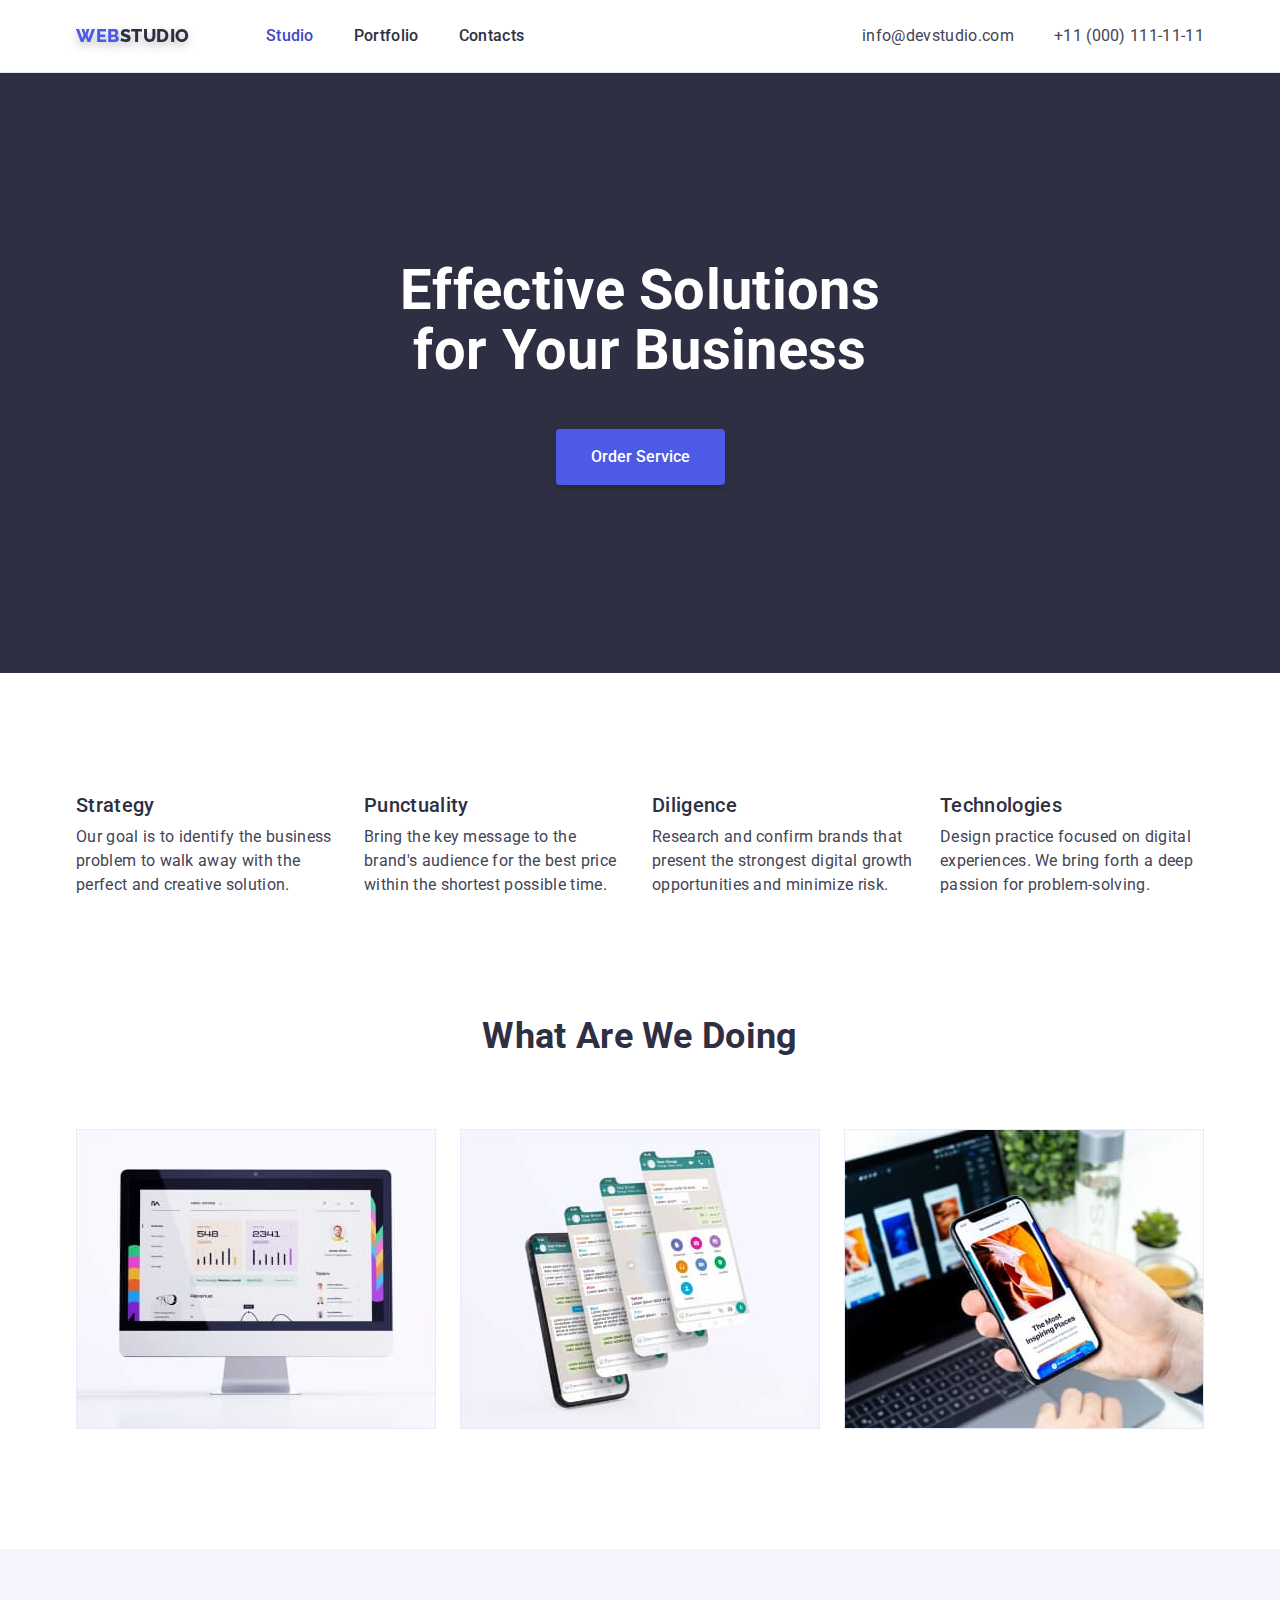
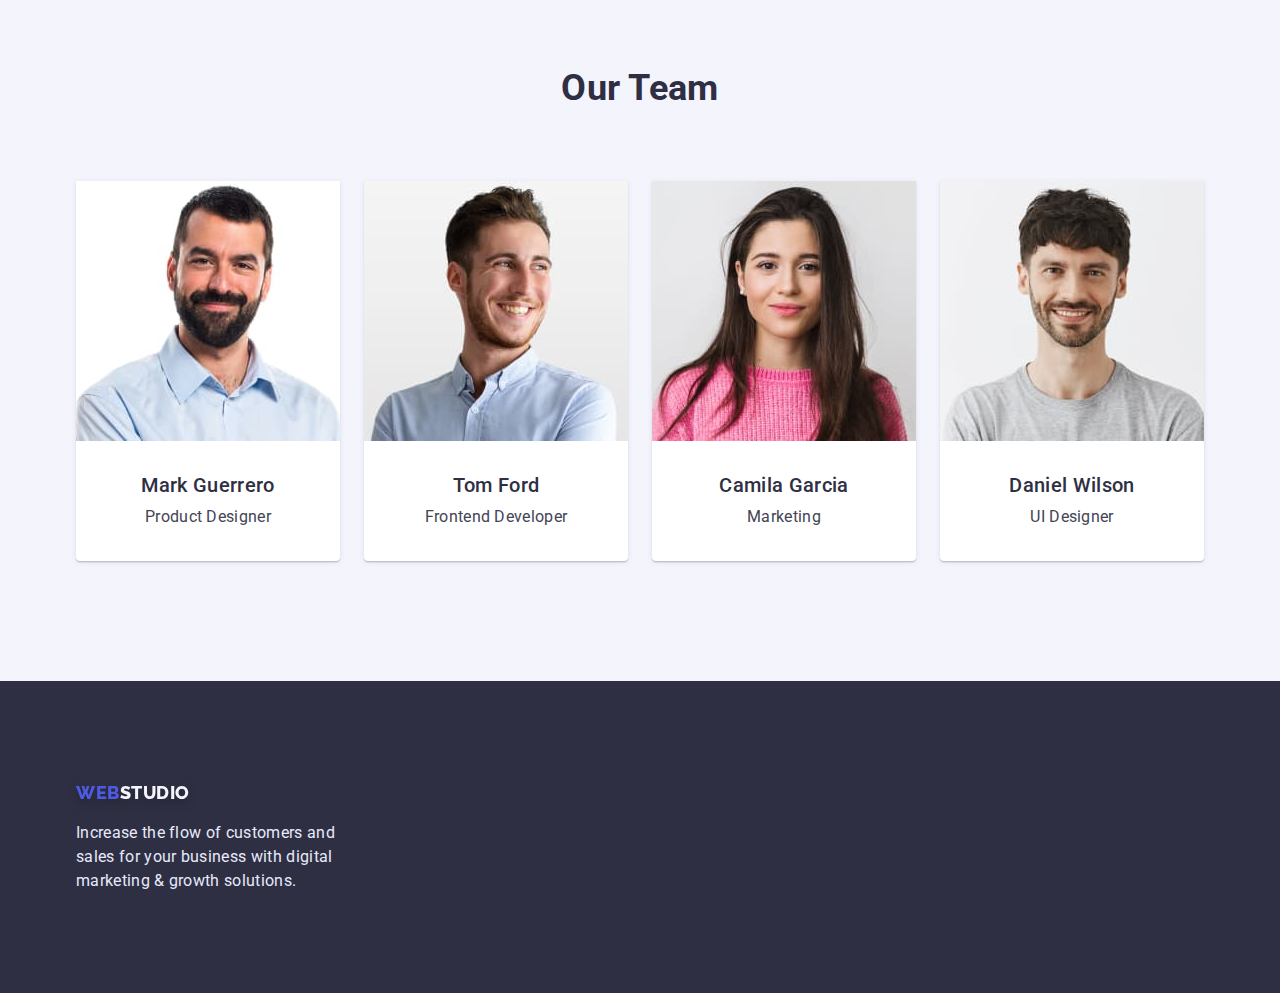
<file: index.html>
<!DOCTYPE html>
<html lang="en">
  <head>
    <meta charset="UTF-8" />
    <meta http-equiv="X-UA-Compatible" content="IE=edge" />
    <meta name="viewport" content="width=device-width, initial-scale=1.0" />
    <title>WebStudio</title>

    <link rel="preconnect" href="https://fonts.googleapis.com" />
    <link rel="preconnect" href="https://fonts.gstatic.com" crossorigin />
    <link
      href="https://fonts.googleapis.com/css2?family=Raleway:wght@800&family=Roboto:wght@400;500;700;900&display=swap"
      rel="stylesheet"
    />
    <link
      rel="stylesheet"
      href="https://cdnjs.cloudflare.com/ajax/libs/modern-normalize/1.1.0/modern-normalize.min.css"
    />

    <link rel="stylesheet" href="./css/styles.css" />
  </head>

  <body>
    <header class="header">
      <div class="container header-container">
        <nav class="header-nav">
          <a href="./index.html" class="logo link"
            >Web<span class="header-logo-black">Studio</span>
          </a>
          <ul class="header-list list">
            <li>
              <a
                href="./index.html"
                target="_blank"
                rel="noopener noreferrer nofollow"
                class="header-link link current"
                >Studio</a
              >
            </li>
            <li>
              <a
                href="./portfolio.html"
                target="_blank"
                rel="noopener noreferrer nofollow"
                class="header-link link"
                >Portfolio</a
              >
            </li>
            <li><a href="" class="header-link link">Contacts</a></li>
          </ul>
        </nav>
        <address class="adress">
          <ul class="contact-nav list">
            <li>
              <a href="mailto:info@devstudio.com" class="contact-mail link"
                >info@devstudio.com</a
              >
            </li>
            <li>
              <a href="tel:+110001111111" class="contact-phone link"
                >+11 (000) 111-11-11</a
              >
            </li>
          </ul>
        </address>
      </div>
    </header>

    <main>
      <!-- Hero -->
      <section class="section hero">
        <div class="container">
          <h1 class="hero-title">Effective Solutions for Your Business</h1>
          <button type="button" class="hero-btn hero-btn-active">
            Order Service
          </button>
        </div>
      </section>
      <!-- /Hero -->

      <!-- Section 1 Description-->
      <section class="section descr">
        <div class="container">
          <h2 class="visually-hidden">Description</h2>
          <ul class="descr-list list">
            <li class="feature">
              <h3 class="descr-title">Strategy</h3>
              <p class="descr-text">
                Our goal is to identify the business problem to walk away with
                the perfect and creative solution.
              </p>
            </li>

            <li class="feature">
              <h3 class="descr-title">Punctuality</h3>
              <p class="descr-text">
                Bring the key message to the brand's audience for the best price
                within the shortest possible time.
              </p>
            </li>

            <li class="feature">
              <h3 class="descr-title">Diligence</h3>
              <p class="descr-text">
                Research and confirm brands that present the strongest digital
                growth opportunities and minimize risk.
              </p>
            </li>

            <li class="feature">
              <h3 class="descr-title">Technologies</h3>
              <p class="descr-text">
                Design practice focused on digital experiences. We bring forth a
                deep passion for problem-solving.
              </p>
            </li>
          </ul>
        </div>
      </section>
      <!--/ Section 1 Description-->

      <!-- Section 2 What are we doing-->
      <section class="section">
        <div class="container">
          <h2 class="we-doing">What are we doing</h2>
          <ul class="list we-doing-container">
            <li class="we-doing-item">
              <img
                src="./images/section2monitor.jpg"
                alt="monitor"
                width="360"
              />
            </li>

            <li class="we-doing-item">
              <img
                src="./images/section2smartphone.jpg"
                alt="smartphone"
                width="360"
              />
            </li>

            <li class="we-doing-item">
              <img
                src="./images/section2notebook.jpg"
                alt="notebook"
                width="360"
              />
            </li>
          </ul>
        </div>
      </section>
      <!--/ Section 2 What are we doing-->

      <!-- Section 3 Our Team-->
      <section class="section our-team">
        <div class="container">
          <h2 class="team">Our Team</h2>
          <ul class="team-list list">
            <li class="team-card">
              <img
                src="./images/teamCard1MarkGuerrero.jpg"
                alt="Mark Guerrero"
                width="264"
              />
              <div class="team-card-content">
                <h3 class="team-name">Mark Guerrero</h3>
                <p class="team-profession">Product Designer</p>
              </div>
            </li>

            <li class="team-card">
              <img
                src="./images/teamCard2TomFord.jpg"
                alt="Tom Ford"
                width="264"
              />
              <div class="team-card-content">
                <h3 class="team-name">Tom Ford</h3>
                <p class="team-profession">Frontend Developer</p>
              </div>
            </li>

            <li class="team-card">
              <img
                src="./images/teamCard3CamilaGarcia.jpg"
                alt="Camila Garcia"
                width="264"
              />
              <div class="team-card-content">
                <h3 class="team-name">Camila Garcia</h3>
                <p class="team-profession">Marketing</p>
              </div>
            </li>

            <li class="team-card">
              <img
                src="./images/teamCard4DanielWilson.jpg"
                alt="Daniel Wilson"
                width="264"
              />
              <div class="team-card-content">
                <h3 class="team-name">Daniel Wilson</h3>
                <p class="team-profession">UI Designer</p>
              </div>
            </li>
          </ul>
        </div>
      </section>
      <!-- /Section 3 Our Team -->
    </main>

    <!-- Footer -->
    <footer class="footer">
      <div class="container">
        <div class="footer-container">
          <a href="./index.html" class="logo link"
            >Web<span class="footer-logo-white">Studio</span>
          </a>
          <p class="footer-text">
            Increase the flow of customers and sales for your business with
            digital marketing & growth solutions.
          </p>
        </div>
      </div>
    </footer>
  </body>
</html>
</file>
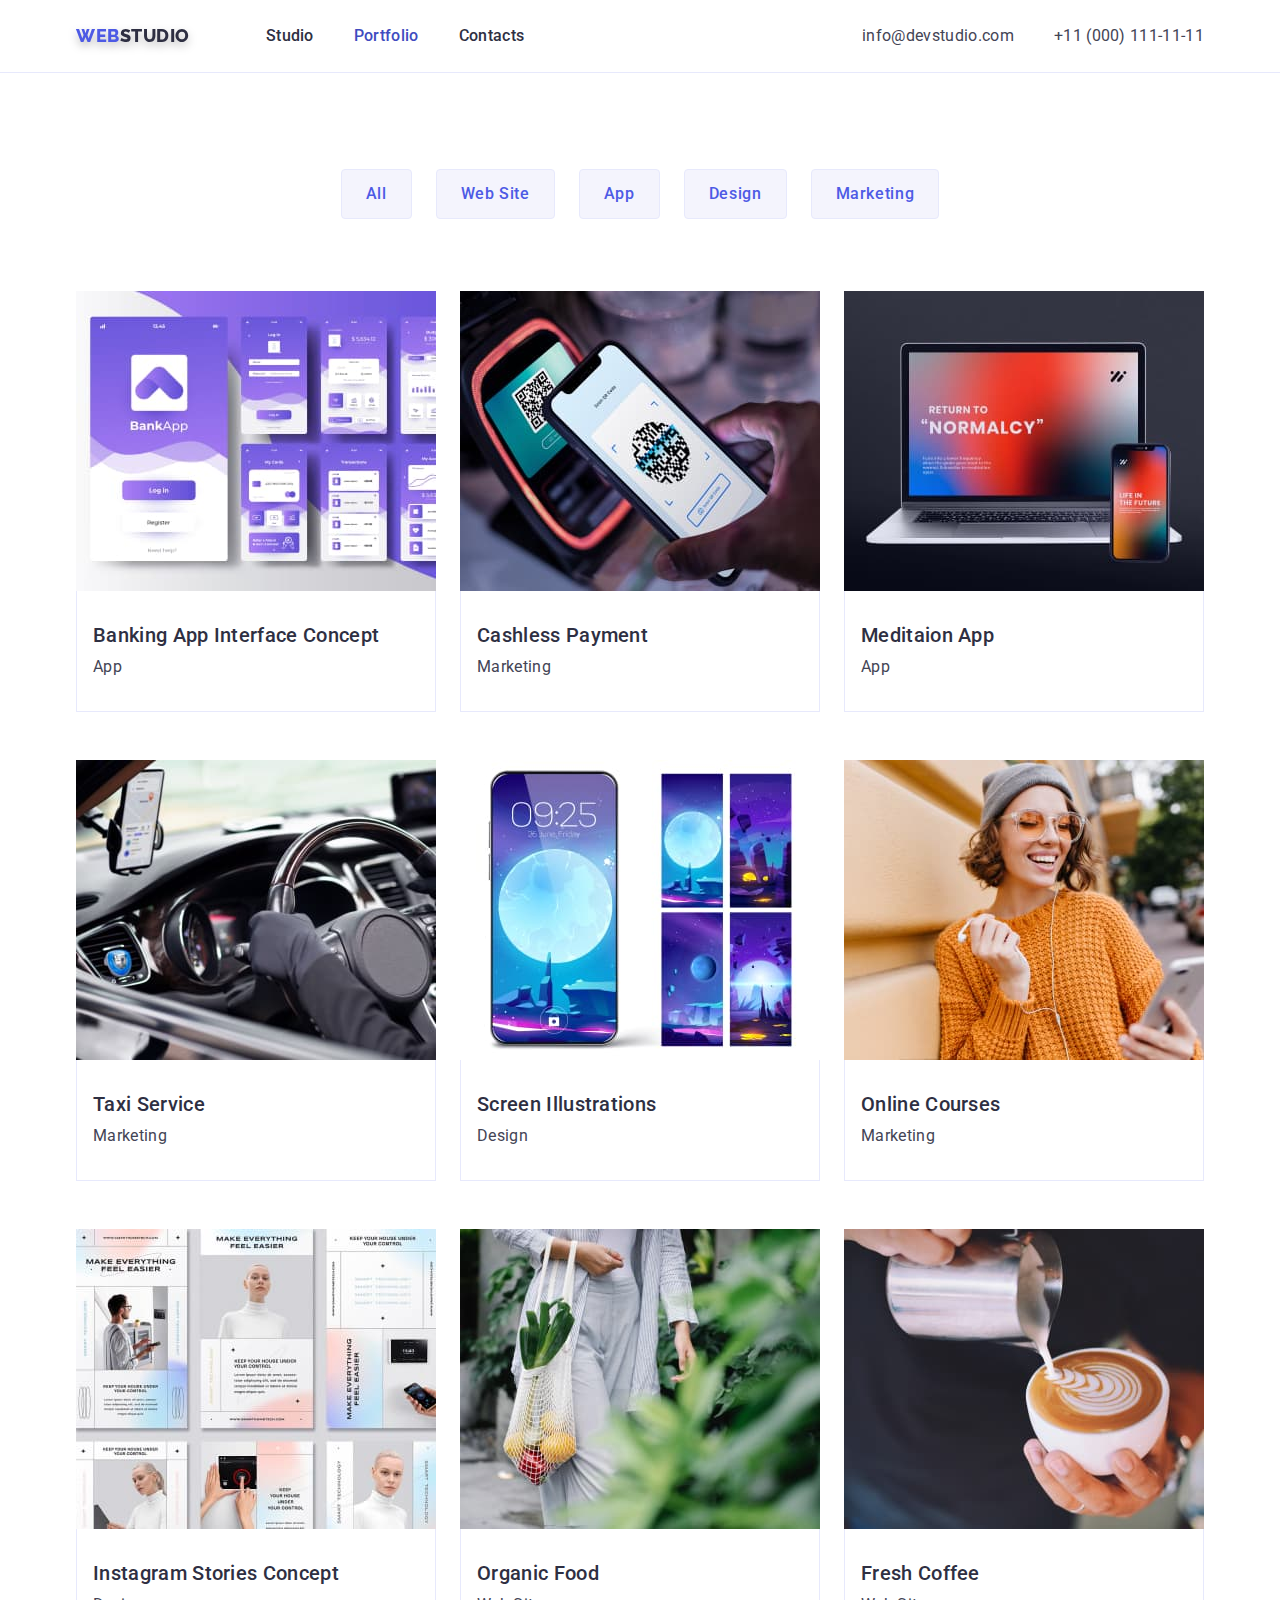
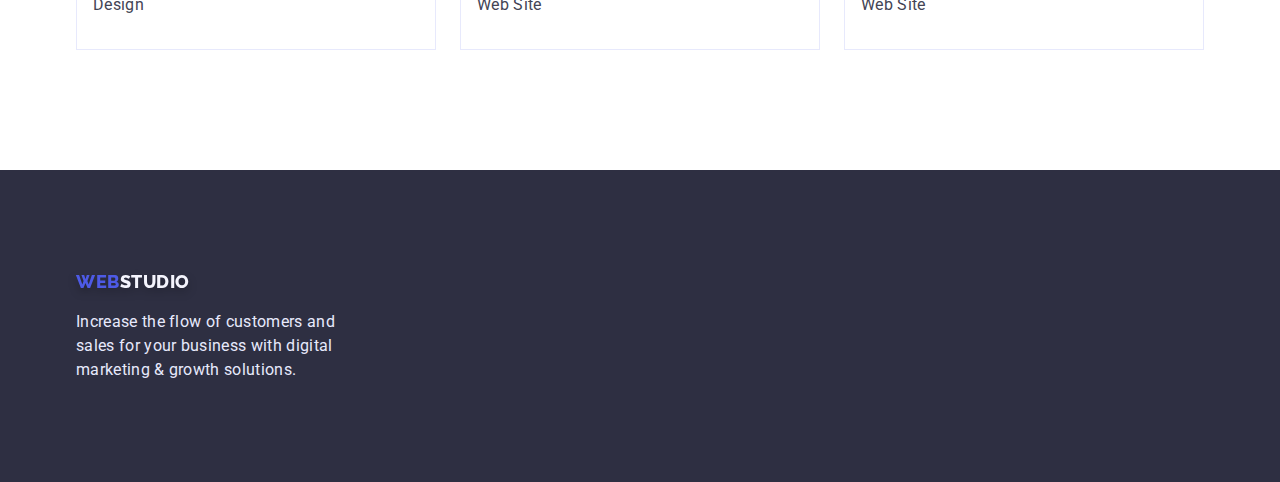
<file: portfolio.html>
<!DOCTYPE html>
<html lang="en">
  <head>
    <meta charset="UTF-8" />
    <meta http-equiv="X-UA-Compatible" content="IE=edge" />
    <meta name="viewport" content="width=device-width, initial-scale=1.0" />
    <title>Portfolio</title>

    <link rel="preconnect" href="https://fonts.googleapis.com" />
    <link rel="preconnect" href="https://fonts.gstatic.com" crossorigin />
    <link
      href="https://fonts.googleapis.com/css2?family=Raleway:wght@800&family=Roboto:wght@400;500;700;900&display=swap"
      rel="stylesheet"
    />
    <link
      rel="stylesheet"
      href="https://cdnjs.cloudflare.com/ajax/libs/modern-normalize/1.1.0/modern-normalize.min.css"
    />

    <link rel="stylesheet" href="./css/styles.css" />
  </head>
  <body>
    <header class="header">
      <div class="container header-container">
        <nav class="header-nav">
          <a href="./index.html" class="logo link"
            >Web<span class="header-logo-black">Studio</span>
          </a>
          <ul class="header-list list">
            <li>
              <a
                href="./index.html"
                target="_blank"
                rel="noopener noreferrer nofollow"
                class="header-link link"
                >Studio</a
              >
            </li>
            <li>
              <a
                href="./portfolio.html"
                target="_blank"
                rel="noopener noreferrer nofollow"
                class="header-link link current"
                >Portfolio</a
              >
            </li>
            <li><a href="" class="header-link link">Contacts</a></li>
          </ul>
        </nav>
        <address class="adress">
          <ul class="contact-nav list">
            <li>
              <a href="mailto:info@devstudio.com" class="contact-mail link"
                >info@devstudio.com</a
              >
            </li>
            <li>
              <a href="tel:+110001111111" class="contact-phone link"
                >+11 (000) 111-11-11</a
              >
            </li>
          </ul>
        </address>
      </div>
    </header>
    <main>
      <!-- Content -->
      <section class="section content">
        <div class="container">
          <h2 class="visually-hidden">Content</h2>

          <ul class="list list-container filter-container">
            <li>
              <button type="button" class="filter-btn filter-btn-active">
                All
              </button>
            </li>

            <li>
              <button type="button" class="filter-btn filter-btn-active">
                Web Site
              </button>
            </li>

            <li>
              <button type="button" class="filter-btn filter-btn-active">
                App
              </button>
            </li>

            <li>
              <button type="button" class="filter-btn filter-btn-active">
                Design
              </button>
            </li>

            <li>
              <button type="button" class="filter-btn filter-btn-active">
                Marketing
              </button>
            </li>
          </ul>

          <ul class="list list-container content-container">
            <li class="project-card">
              <img
                src="./images/1bankingA.jpg"
                alt="Banking App Interface Concept"
                width="360"
              />
              <div class="project-card-content">
                <h3 class="content-title">Banking App Interface Concept</h3>
                <p class="content-text">App</p>
              </div>
            </li>

            <li class="project-card">
              <img
                src="./images/2cashlessM.jpg"
                alt="Cashless Payment"
                width="360"
              />
              <div class="project-card-content">
                <h3 class="content-title">Cashless Payment</h3>
                <p class="content-text">Marketing</p>
              </div>
            </li>

            <li class="project-card">
              <img
                src="./images/3meditaionA.jpg"
                alt="Meditaion App"
                width="360"
              />
              <div class="project-card-content">
                <h3 class="content-title">Meditaion App</h3>
                <p class="content-text">App</p>
              </div>
            </li>

            <li class="project-card">
              <img src="./images/4taxiM.jpg" alt="Taxi Service" width="360" />
              <div class="project-card-content">
                <h3 class="content-title">Taxi Service</h3>
                <p class="content-text">Marketing</p>
              </div>
            </li>

            <li class="project-card">
              <img
                src="./images/5screenD.jpg"
                alt="Screen Illustrations"
                width="360"
              />
              <div class="project-card-content">
                <h3 class="content-title">Screen Illustrations</h3>
                <p class="content-text">Design</p>
              </div>
            </li>

            <li class="project-card">
              <img
                src="./images/6onlineM.jpg"
                alt="Online Courses"
                width="360"
              />
              <div class="project-card-content">
                <h3 class="content-title">Online Courses</h3>
                <p class="content-text">Marketing</p>
              </div>
            </li>

            <li class="project-card">
              <img
                src="./images/7instagramD.jpg"
                alt="Instagram Stories Concept"
                width="360"
              />
              <div class="project-card-content">
                <h3 class="content-title">Instagram Stories Concept</h3>
                <p class="content-text">Design</p>
              </div>
            </li>

            <li class="project-card">
              <img
                src="./images/8organicW.jpg"
                alt="Organic Food"
                width="360"
              />
              <div class="project-card-content">
                <h3 class="content-title">Organic Food</h3>
                <p class="content-text">Web Site</p>
              </div>
            </li>

            <li class="project-card">
              <img src="./images/9freshW.jpg" alt="Fresh Coffee" width="360" />
              <div class="project-card-content">
                <h3 class="content-title">Fresh Coffee</h3>
                <p class="content-text">Web Site</p>
              </div>
            </li>
          </ul>
        </div>
      </section>
      <!-- /Content -->
    </main>

    <!-- Footer -->
    <footer class="footer">
      <div class="container">
        <div class="footer-container">
          <a href="./index.html" class="logo link"
            >Web<span class="footer-logo-white">Studio</span>
          </a>
          <p class="footer-text">
            Increase the flow of customers and sales for your business with
            digital marketing & growth solutions.
          </p>
        </div>
      </div>
    </footer>
  </body>
</html>
</file>
<file: css/styles.css>
:root {
    --primary-text-color: #434455;    ;
    --title-text-color: #2E2F42;
    --accent-color: #404BBF;
    --primary-white-color: #ffffff;
    --secondary-white-color: #E7E9FC;
    --title-btn-color: #4D5AE5;
    --grey-bg-color: #F4F4FD;
    --secondary-font: 'Raleway', sans-serif;

    --padding-top-bottom-section: 120px;
    --padding-right-left-section: 156px;
    --padding-card-top-bottom: 32px;
    --padding-card-left-right: 16px; 
    --padding-header: 24px;
    --margin-container-top: 72px;
    --margin-p-top: 8px;
}

html {
    box-sizing: border-box;
}

*,
*::before,
*::after {
    box-sizing: inherit;
}

h1, h2, h3, h4, h5, h6, p {
    margin: 0;
}

ul {
    margin: 0;
    padding: 0;
}

img {
    display: block;
    max-width: 100%;
    height: auto;
}

.container{
    max-width: calc(1128px + 15px + 15px);    
    padding: 0 15px;
    margin: 0 auto;
}

.list-container{}

body{
    font-family: "Roboto", sans-serif;
    letter-spacing: 0.02em;
    background-color: var(--primary-white-color);    
    margin: 0;
}
.list {
    list-style: none;
}

.link {
    color: var(--primary-text-color);
    text-decoration: none;
}

/* Header */
.header {    
    border-bottom: 1px solid var(--secondary-white-color);
    padding: var(--padding-header) 0;    
}

.header-container {
    display: flex;
}

.header-nav {
    display: flex;
}

.header-nav .link:hover,
.header-nav .link:focus {
    color: var(--accent-color);
}

.logo {
    font-family: var(--secondary-font);
    color: var(--title-btn-color);
    font-weight: 800;
    font-size: 18px;
    line-height: 1.33;
    letter-spacing: 0.03em;
    text-transform: uppercase;
    filter: drop-shadow(0px 4px 4px rgba(0, 0, 0, 0.25));
}

.header-logo-black{
    color: var(--title-text-color);
}
               
.header-list {
    display: flex;    
    column-gap: 40px;
    margin-left: 76px;
}

.header-link {
    color: var(--title-text-color);
    font-weight: 500;
    font-size: 16px;
    line-height: 1.5;
}

.header-link:focus,
.header-link:hover {
    padding: 24px 0;
    border-bottom: solid var(--accent-color);
    border-radius: 2px;
}

.adress {
    margin-left: auto;
}

.contact-nav {
    font-style: normal;
    font-weight: 400;
    font-size: 16px;
    line-height: 1.5;

    display: flex;
    column-gap: 40px;
}

.contact-nav .link:hover,
.contact-nav .link:focus {
    color: var(--accent-color);
}

.contact-mail {}

.contact-phone {}

/* /Header */

.section {
    padding: var(--padding-top-bottom-section) 0;
}

/* Hero */

.hero {
    background-color: var(--title-text-color);
    
    padding: 188px 0;
}

.hero-title {
    font-weight: 700;
    font-size: 56px;
    line-height: 1.07;    
    color: var(--primary-white-color);
    width: 500px;

    text-align: center;
    margin: 0 auto;
}

.hero-btn {
    font-family: inherit;
    color: var(--primary-white-color);    
    font-weight: 500;
    font-size: 16px;
    line-height: 1.2;
    min-width: 169px;
    min-height: 56px;
    background: var(--title-btn-color);
    box-shadow: 0px 4px 4px rgba(0, 0, 0, 0.15);
    border-radius: 4px;
    border-color: transparent;
    cursor: pointer;
    display: block;
    margin: 48px  auto 0;
}

.hero-btn-active:hover,
.hero-btn-active:focus {
    background-color: var(--accent-color);
    border-color: var(--accent-color);
}
/* /Hero */

.visually-hidden {
    position: absolute;
    width: 1px;
    height: 1px;
    margin: -1px;
    border: 0;
    padding: 0;
    white-space: nowrap;
    clip-path: inset(100%);
    clip: rect(0 0 0 0);
    overflow: hidden;
}

/* Section 1 Description */
.descr {
    padding-bottom: 0;
}

.descr-list{
    margin-top: var(--section-margin-top);
    display: flex;
    column-gap: 24px;
}

.feature{
    width: calc((100% - (3 * 24px)) / 4);
}

.descr-title {
    color: var(--title-text-color);
    font-weight: 500;
    font-size: 20px;
    line-height: 1.2;
}

.descr-text {
    font-weight: 400;
    font-size: 16px;
    line-height: 1.5;
    color: var(--primary-text-color);

    margin-top: var(--margin-p-top);
}
/* /Section 1 Description */

/* Section 2 What are we doing */
.we-doing {
    font-weight: 700;
    font-size: 36px;
    line-height: 1.11;
    text-transform: capitalize;
    color:var(--title-text-color);

    text-align: center;
}

.we-doing-container{
    display: flex;
    column-gap: 24px;

    margin-top: var(--margin-container-top);
}

.we-doing-item{
    width: calc((100% - (2 * 24px)) / 3);
}
/* /Section 2 What are we doing */

/* Section 3 Our Team */
.our-team{
    background: var(--grey-bg-color);
}

.team {
    font-weight: 700;
    font-size: 36px;
    line-height: 1.11;
    text-transform: capitalize;
    color: var(--title-text-color);

    text-align: center;
}

.team-list {
    display: flex;
    column-gap: 24px;
    margin-top: var(--margin-container-top);
}

.team-card {
    width: calc((100% - (3 * 24px)) / 4);
    box-shadow: 0px 1px 6px rgba(46, 47, 66, 0.08), 0px 1px 1px rgba(46, 47, 66, 0.16), 0px 2px 1px rgba(46, 47, 66, 0.08);
    border-radius: 0px 0px 4px 4px;
    background-color: var(--primary-white-color);
}

.team-card-content{
    padding: var(--padding-card-top-bottom) var(--padding-card-left-right);
}

.team-name {
    font-weight: 500;
    font-size: 20px;
    line-height: 1.2;
    color: var(--title-text-color);
    text-align: center;
}

.team-profession {
    font-weight: 400;
    font-size: 16px;
    line-height: 1.5;
    color: var(--primary-text-color);

    margin-top: var(--margin-p-top);
    text-align: center;
}
/* /Section 3 Our Team */

/* Footer */
.footer {
    background-color: var(--title-text-color);
    padding: 100px 0;
}

.footer-container{
    
    max-width: 264px;
    margin: 0;
}

.footer-logo {}

.footer-logo-white{
    color: var(--grey-bg-color);
}

.footer-text {
    font-weight: 400;
    font-size: 16px;
    line-height: 1.5;
    color: var(--secondary-white-color);
    max-width: 264px;

    margin-top: 16px;
}
/* /Footer */

/* --------------------------------Portfolio---------------*/

/* Content */
.content {
    padding: 0;
    padding-top: 96px;
    padding-bottom: var(--padding-top-bottom-section);
}

.filter-container {
    
    display: block;
    display: flex;
    column-gap: 24px;
    justify-content: center;
}

.filter-btn {
    font-family: inherit;
    font-weight: 500;
    font-size: 16px;
    line-height: 1.5;
    letter-spacing: 0.04em;
    color: var(--title-btn-color);
    background: var(--grey-bg-color);

    display: block;
    border: 1px solid var(--secondary-white-color);
    border-radius: 4px;
    padding: 12px var(--padding-header);
}

.filter-btn-active:hover,
.filter-btn-active:focus {
    color: var(--primary-white-color);
    background: var(--accent-color);
    cursor: pointer;
    box-shadow: 0px 3px 1px rgba(0, 0, 0, 0.1), 0px 2px 1px rgba(0, 0, 0, 0.08), 0px 2px 2px rgba(0, 0, 0, 0.12);
    border-color: transparent;
}

.content-container {
    margin-top: var(--margin-container-top);
    display: flex;
    column-gap: 24px;
    row-gap: 48px;
    flex-wrap: wrap;
}

.project-card{
    width: calc((100% - (2 * 24px)) / 3);
}

.project-card-content {
    padding:  var(--padding-card-top-bottom) var(--padding-card-left-right);
    border: 1px solid var(--secondary-white-color);
    border-top: transparent;    
}

.content-title {
    font-weight: 500;
    font-size: 20px;
    line-height: 1.2;
    color: var(--title-text-color);
}

.content-text {
    font-weight: 400;
    font-size: 16px;
    line-height: 1.5;
    color: var(--primary-text-color);
    margin-top: var(--margin-p-top);
}
/* /Content */

.current {
    color: var(--accent-color);
}
</file>
